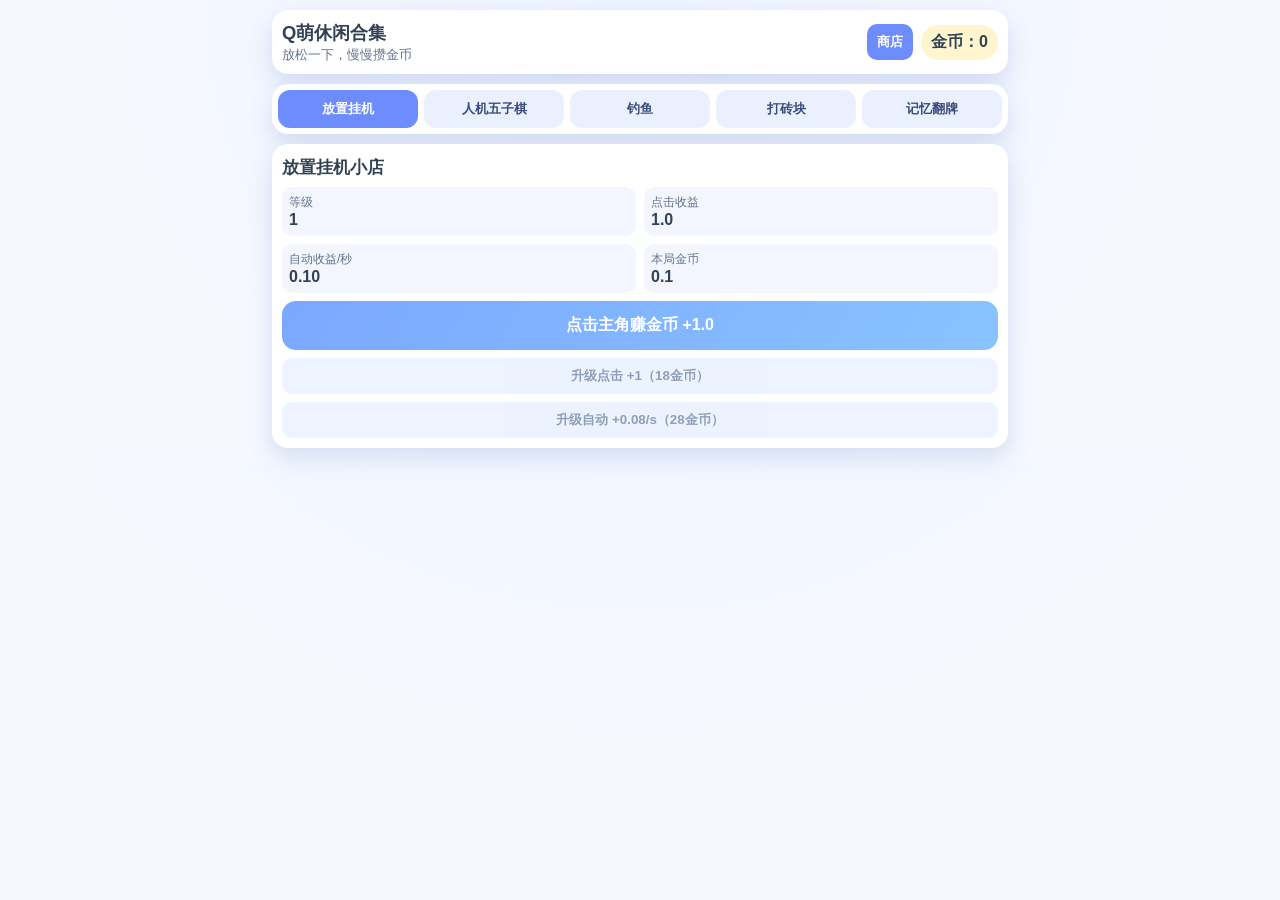
<file: index.html>
<!doctype html>
<html lang="zh-CN">
<head>
  <meta charset="UTF-8">
  <meta name="viewport" content="width=device-width, initial-scale=1, viewport-fit=cover">
  <title>Q萌休闲合集</title>
  <link rel="stylesheet" href="./arcade.css">
</head>
<body>
  <main class="app">
    <header class="topbar">
      <div class="brand">
        <h1>Q萌休闲合集</h1>
        <p>放松一下，慢慢攒金币</p>
      </div>
      <div class="top-actions">
        <button id="shopBtn" class="btn">商店</button>
        <div class="coin-pill">金币：<strong id="globalCoinsText">0</strong></div>
      </div>
    </header>

    <nav class="tabs">
      <button class="tab active" data-game="idle">放置挂机</button>
      <button class="tab" data-game="gomoku">人机五子棋</button>
      <button class="tab" data-game="fishing">钓鱼</button>
      <button class="tab" data-game="brick">打砖块</button>
      <button class="tab" data-game="memory">记忆翻牌</button>
    </nav>

    <section id="idlePanel" class="panel active">
      <div class="panel-card">
        <h2>放置挂机小店</h2>
        <div class="stats">
          <div><span>等级</span><strong id="idleLevel">1</strong></div>
          <div><span>点击收益</span><strong id="idleClick">1.0</strong></div>
          <div><span>自动收益/秒</span><strong id="idleAuto">0.1</strong></div>
          <div><span>本局金币</span><strong id="idleLocal">0</strong></div>
        </div>
        <button id="idleTapBtn" class="big-btn">点击主角赚金币</button>
        <div class="upgrades">
          <button id="idleUpgradeClick" class="btn soft"></button>
          <button id="idleUpgradeAuto" class="btn soft"></button>
        </div>
      </div>
    </section>

    <section id="gomokuPanel" class="panel">
      <div class="panel-card">
        <h2>人机五子棋</h2>
        <div class="line">
          <div class="difficulty">
            <button class="chip active" data-level="easy">简单</button>
            <button class="chip" data-level="normal">普通</button>
            <button class="chip" data-level="hard">困难</button>
          </div>
          <button id="gomokuRestart" class="btn soft">重新开始</button>
        </div>
        <p class="tiny">奖励：简单10 / 普通25 / 困难50（仅玩家获胜）</p>
        <p class="tiny" id="gomokuState">黑棋（你）先手</p>
        <canvas id="gomokuCanvas" class="board-canvas" aria-label="五子棋棋盘"></canvas>
      </div>
    </section>

    <section id="fishingPanel" class="panel">
      <div class="panel-card">
        <h2>钓鱼小游戏</h2>
        <div class="line">
          <div class="tiny">白/绿/蓝/紫：5/15/30/60</div>
          <div class="tiny">剩余 <strong id="fishTime">60</strong>s</div>
        </div>
        <div class="line">
          <button id="fishCast" class="btn">抛竿</button>
          <button id="fishReel" class="btn">收线</button>
          <button id="fishRestart" class="btn soft">重开</button>
        </div>
        <p class="tiny" id="fishState">待命</p>
        <canvas id="fishingCanvas" class="fish-canvas" aria-label="钓鱼游戏画布"></canvas>
      </div>
    </section>

    <section id="brickPanel" class="panel">
      <div class="panel-card">
        <h2>可爱打砖块</h2>
        <div class="line">
          <div class="tiny">砖块：普通1 / 坚固3 / 稀有8金币</div>
          <div class="tiny">关卡 <strong id="brickLevel">1</strong></div>
        </div>
        <div class="line">
          <div class="tiny">生命 <strong id="brickLives">3</strong></div>
          <div class="tiny">关卡收益 <strong id="brickStageCoins">0</strong></div>
          <button id="brickRestart" class="btn soft">重开</button>
        </div>
        <p class="tiny" id="brickState">左右滑动控制挡板</p>
        <canvas id="brickCanvas" class="brick-canvas" aria-label="打砖块游戏画布"></canvas>
      </div>
    </section>

    <section id="memoryPanel" class="panel">
      <div class="panel-card">
        <h2>记忆翻牌</h2>
        <div class="line">
          <div class="difficulty">
            <button class="m-chip active" data-level="easy">简单</button>
            <button class="m-chip" data-level="normal">普通</button>
            <button class="m-chip" data-level="hard">困难</button>
          </div>
          <button id="memoryRestart" class="btn soft">重开</button>
        </div>
        <p class="tiny">奖励：简单12 / 普通26 / 困难45（金平衡向）</p>
        <p class="tiny" id="memoryState">翻开两张相同卡片即可消除</p>
        <div id="memoryGrid" class="memory-grid"></div>
      </div>
    </section>
  </main>

  <section id="shopModal" class="modal hidden">
    <div class="modal-card">
      <h3>宠物商店</h3>
      <p class="tiny">购买后可佩戴，宠物会在游戏里跟随你</p>
      <div id="petList" class="pet-list"></div>
      <button id="closeShop" class="btn soft full">关闭</button>
    </div>
  </section>

  <div id="petFollower" class="pet-follower hidden">🐥</div>
  <script src="./arcade.js"></script>
</body>
</html>
</file>
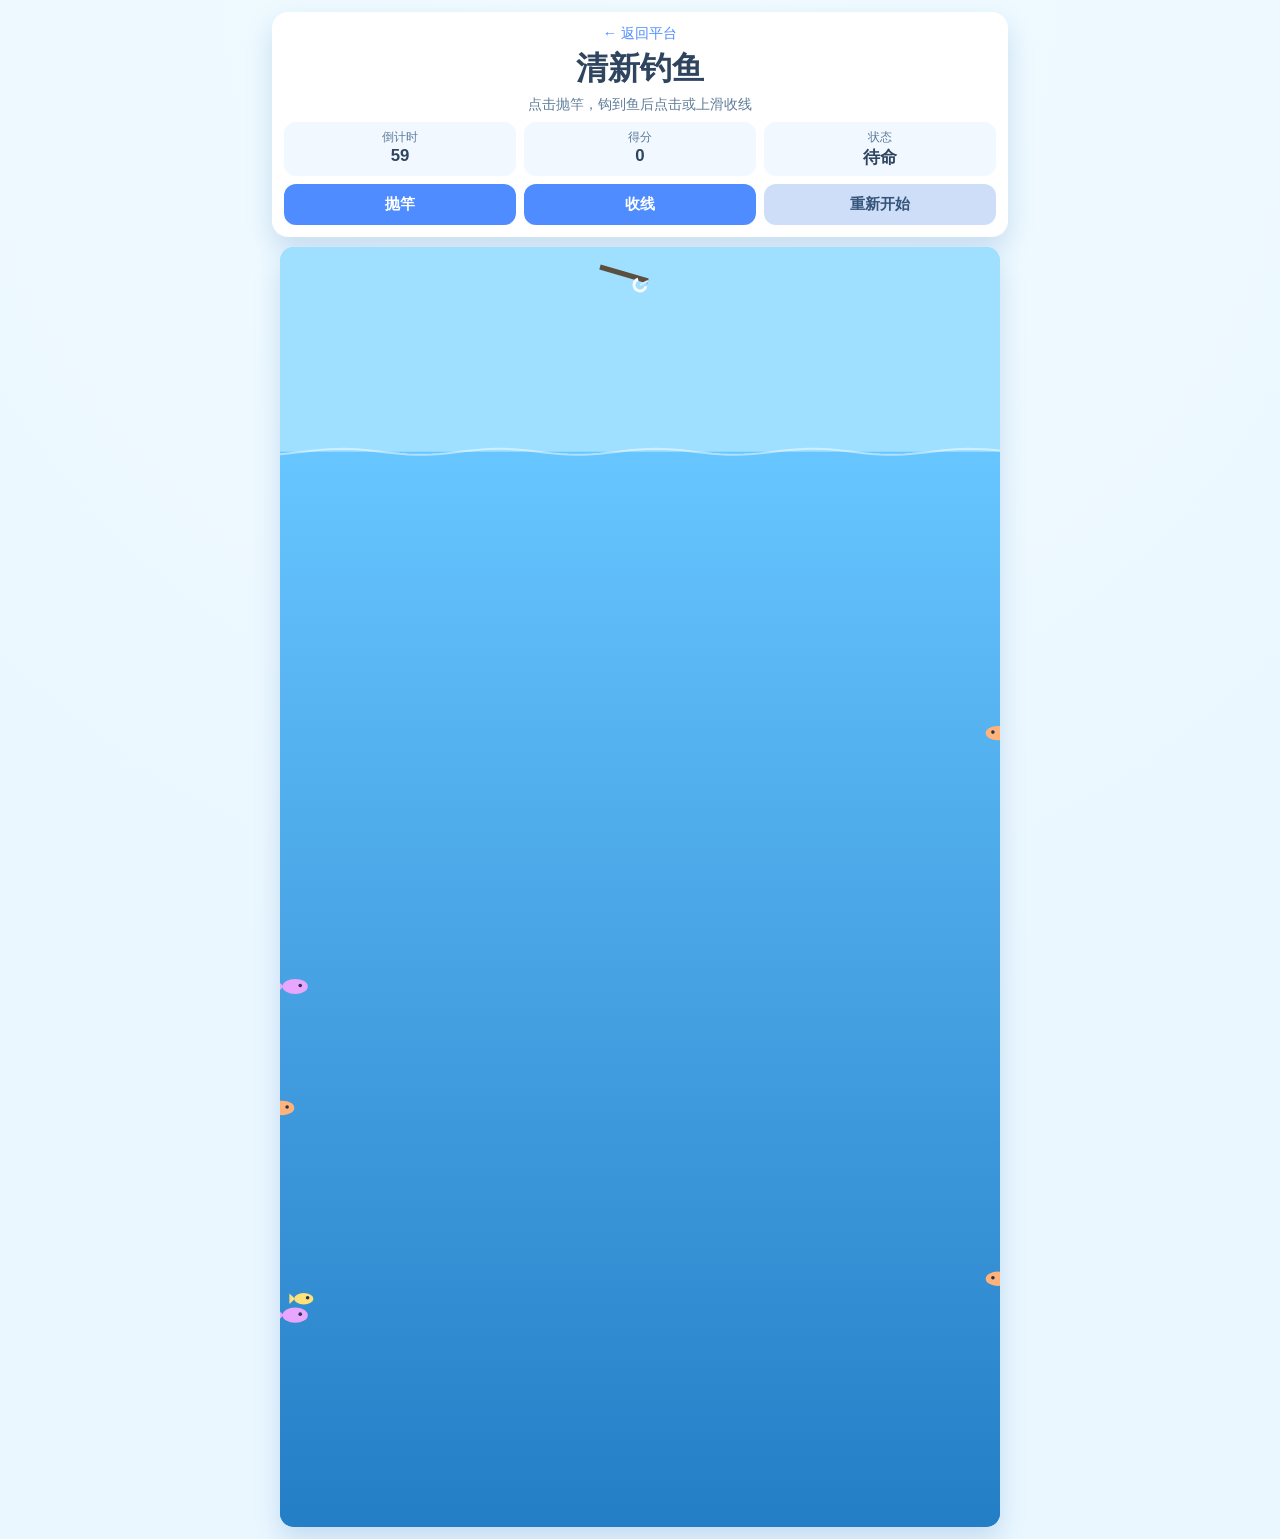
<file: fishing-game/index.html>
<!doctype html>
<html lang="zh-CN">
<head>
  <meta charset="UTF-8">
  <meta name="viewport" content="width=device-width, initial-scale=1, viewport-fit=cover">
  <title>清新钓鱼小游戏</title>
  <link rel="stylesheet" href="./style.css">
</head>
<body>
  <main class="app">
    <header class="hud">
      <a class="back-link" href="../index.html">← 返回平台</a>
      <h1>清新钓鱼</h1>
      <p>点击抛竿，钩到鱼后点击或上滑收线</p>
      <section class="stats">
        <article><span>倒计时</span><strong id="timeText">60</strong></article>
        <article><span>得分</span><strong id="scoreText">0</strong></article>
        <article><span>状态</span><strong id="stateText">待命</strong></article>
      </section>
      <div class="controls">
        <button id="castBtn" class="btn" type="button">抛竿</button>
        <button id="reelBtn" class="btn" type="button">收线</button>
        <button id="restartBtn" class="btn ghost" type="button">重新开始</button>
      </div>
    </header>

    <section class="canvas-wrap">
      <canvas id="gameCanvas" aria-label="钓鱼游戏画布"></canvas>
    </section>
  </main>

  <script src="./game.js"></script>
</body>
</html>
</file>
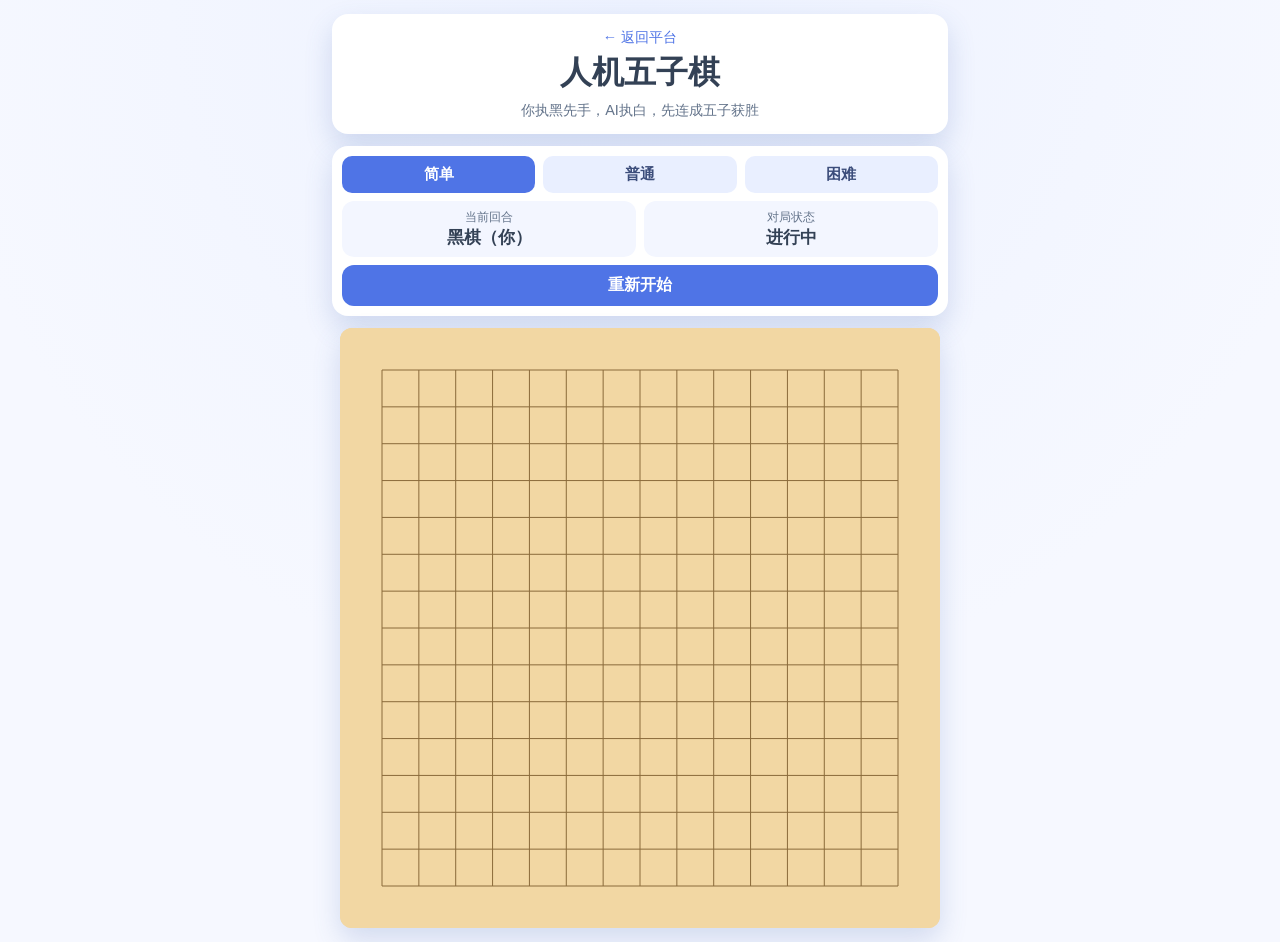
<file: gomoku-game/index.html>
<!doctype html>
<html lang="zh-CN">
<head>
  <meta charset="UTF-8">
  <meta name="viewport" content="width=device-width, initial-scale=1, viewport-fit=cover">
  <title>人机五子棋</title>
  <link rel="stylesheet" href="./style.css">
</head>
<body>
  <main class="app">
    <header class="topbar">
      <a class="back-link" href="../index.html">← 返回平台</a>
      <h1>人机五子棋</h1>
      <p>你执黑先手，AI执白，先连成五子获胜</p>
    </header>

    <section class="panel">
      <div class="difficulty-wrap" aria-label="难度选择">
        <button class="difficulty-btn active" data-difficulty="easy" type="button">简单</button>
        <button class="difficulty-btn" data-difficulty="normal" type="button">普通</button>
        <button class="difficulty-btn" data-difficulty="hard" type="button">困难</button>
      </div>
      <div class="status-item">
        <span>当前回合</span>
        <strong id="turnText">黑棋</strong>
      </div>
      <div class="status-item">
        <span>对局状态</span>
        <strong id="resultText">进行中</strong>
      </div>
      <button id="restartBtn" class="restart-btn" type="button">重新开始</button>
    </section>

    <section class="board-wrap">
      <canvas id="boardCanvas" aria-label="五子棋棋盘"></canvas>
    </section>
  </main>

  <script src="./game.js"></script>
</body>
</html>
</file>
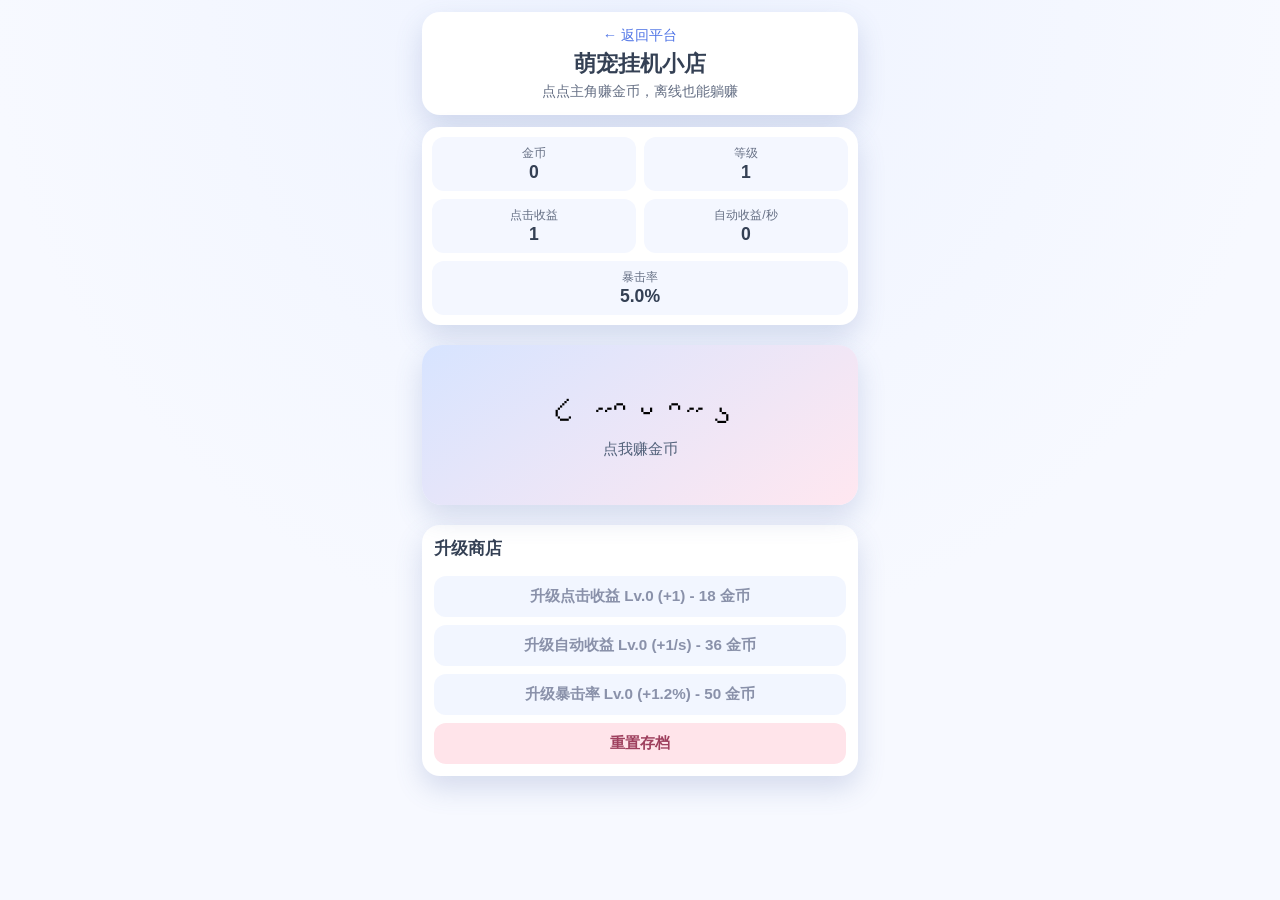
<file: idle-game/index.html>
<!doctype html>
<html lang="zh-CN">
<head>
  <meta charset="UTF-8">
  <meta name="viewport" content="width=device-width, initial-scale=1, viewport-fit=cover, user-scalable=no">
  <title>萌宠挂机小店</title>
  <link rel="stylesheet" href="./style.css">
</head>
<body>
  <main class="app">
    <header class="top-card">
      <a class="back-link" href="../index.html">← 返回平台</a>
      <h1>萌宠挂机小店</h1>
      <p>点点主角赚金币，离线也能躺赚</p>
    </header>

    <section class="status-grid">
      <article class="stat">
        <span>金币</span>
        <strong id="goldText">0</strong>
      </article>
      <article class="stat">
        <span>等级</span>
        <strong id="levelText">1</strong>
      </article>
      <article class="stat">
        <span>点击收益</span>
        <strong id="clickIncomeText">1</strong>
      </article>
      <article class="stat">
        <span>自动收益/秒</span>
        <strong id="autoIncomeText">0</strong>
      </article>
      <article class="stat wide">
        <span>暴击率</span>
        <strong id="critRateText">5%</strong>
      </article>
    </section>

    <section class="character-wrap">
      <button id="heroBtn" class="hero-btn" type="button" aria-label="点击主角色获得金币">
        <span class="hero-face">૮ ˶ᵔ ᵕ ᵔ˶ ა</span>
        <span class="hero-tip">点我赚金币</span>
      </button>
      <div id="floatLayer" class="float-layer" aria-hidden="true"></div>
    </section>

    <section class="upgrade-card">
      <h2>升级商店</h2>
      <button id="upgradeClickBtn" class="upgrade-btn" type="button"></button>
      <button id="upgradeAutoBtn" class="upgrade-btn" type="button"></button>
      <button id="upgradeCritBtn" class="upgrade-btn" type="button"></button>
      <button id="resetBtn" class="reset-btn" type="button">重置存档</button>
    </section>
  </main>

  <script src="./game.js"></script>
</body>
</html>
</file>
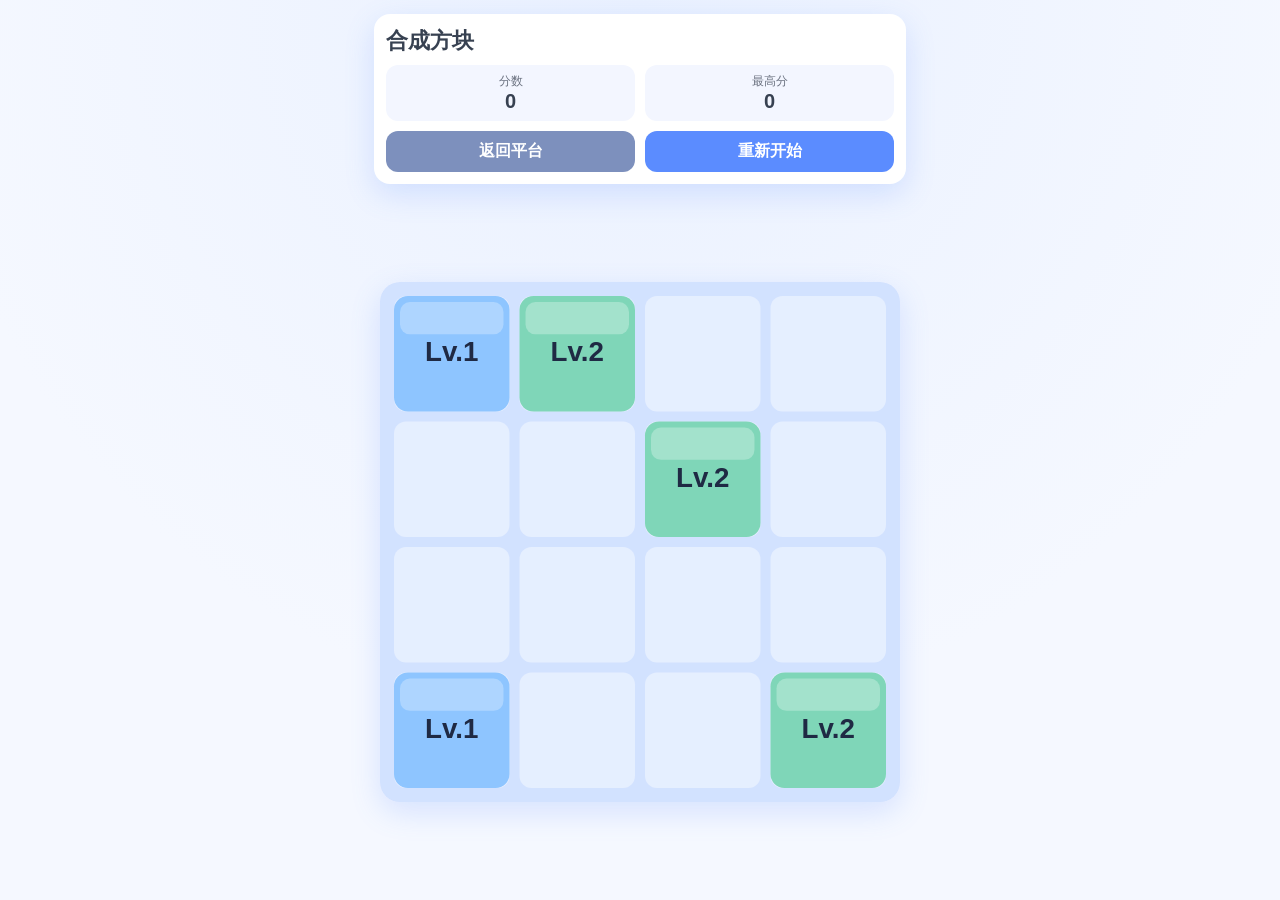
<file: merge-game/index.html>
<!doctype html>
<html lang="zh-CN">
<head>
  <meta charset="UTF-8">
  <meta name="viewport" content="width=device-width, initial-scale=1, viewport-fit=cover, user-scalable=no">
  <title>合成方块小游戏</title>
  <link rel="stylesheet" href="./style.css">
</head>
<body>
  <main class="app">
    <header class="hud">
      <h1 class="title">合成方块</h1>
      <section class="score-panel" aria-label="分数信息">
        <div class="score-item">
          <span class="label">分数</span>
          <strong id="scoreValue">0</strong>
        </div>
        <div class="score-item">
          <span class="label">最高分</span>
          <strong id="bestValue">0</strong>
        </div>
      </section>
      <div class="button-row">
        <a class="btn back-btn" href="../index.html">返回平台</a>
        <button id="restartBtn" class="btn" type="button">重新开始</button>
      </div>
    </header>

    <section class="game-wrap">
      <canvas id="gameCanvas" aria-label="合成方块游戏画布"></canvas>
    </section>
  </main>

  <section id="gameOverModal" class="modal hidden" aria-live="polite">
    <div class="modal-card">
      <h2>游戏结束</h2>
      <p>本局分数：<strong id="finalScoreValue">0</strong></p>
      <p>最高分：<strong id="finalBestValue">0</strong></p>
      <button id="playAgainBtn" class="btn" type="button">再来一局</button>
    </div>
  </section>

  <script src="./game.js"></script>
</body>
</html>
</file>
<file: arcade.css>
:root {
  --bg: #f5f8ff;
  --card: #ffffff;
  --text: #334155;
  --accent: #6d8dff;
  --soft: #eaf0ff;
  --shadow: 0 10px 24px rgba(84, 116, 186, 0.2);
}

* { box-sizing: border-box; }
html, body {
  margin: 0;
  min-height: 100%;
  font-family: "Segoe UI", "PingFang SC", "Microsoft YaHei", sans-serif;
  background: radial-gradient(circle at top, #eef4ff 0%, var(--bg) 66%);
  color: var(--text);
}

.app {
  max-width: 760px;
  margin: 0 auto;
  padding: calc(env(safe-area-inset-top) + 10px) 12px calc(env(safe-area-inset-bottom) + 14px);
  display: grid;
  gap: 10px;
}

.topbar, .panel-card, .tabs {
  background: var(--card);
  border-radius: 16px;
  box-shadow: var(--shadow);
}

.topbar {
  padding: 10px;
  display: flex;
  justify-content: space-between;
  align-items: center;
  gap: 8px;
}
.brand h1 { margin: 0; font-size: 1.15rem; }
.brand p { margin: 2px 0 0; font-size: 0.8rem; color: #64748b; }
.top-actions { display: flex; gap: 8px; align-items: center; }
.coin-pill {
  background: #fff5cf;
  border-radius: 999px;
  padding: 7px 10px;
  font-weight: 700;
}

.tabs {
  padding: 6px;
  display: grid;
  grid-template-columns: 1fr 1fr 1fr 1fr 1fr;
  gap: 6px;
}
.tab {
  border: none;
  border-radius: 12px;
  padding: 10px 4px;
  background: var(--soft);
  color: #3a4c7a;
  font-weight: 700;
}
.tab.active {
  background: var(--accent);
  color: #fff;
}

.panel { display: none; }
.panel.active { display: block; }
.panel-card { padding: 10px; }
.panel-card h2 { margin: 2px 0 8px; font-size: 1.05rem; }

.stats {
  display: grid;
  grid-template-columns: repeat(2, 1fr);
  gap: 8px;
  margin-bottom: 8px;
}
.stats div {
  background: #f3f6ff;
  border-radius: 10px;
  padding: 7px;
}
.stats span { display: block; font-size: 0.75rem; color: #64748b; }
.stats strong { font-size: 1rem; }

.line {
  display: flex;
  gap: 8px;
  align-items: center;
  justify-content: space-between;
  flex-wrap: wrap;
}
.tiny { margin: 4px 0; color: #60728b; font-size: 0.84rem; }

.big-btn {
  width: 100%;
  border: none;
  border-radius: 14px;
  padding: 14px;
  font-size: 1rem;
  font-weight: 800;
  color: #fff;
  background: linear-gradient(120deg, #7ba8ff, #88c3ff);
  margin-bottom: 8px;
}
.big-btn:active { transform: scale(0.99); }

.upgrades { display: grid; gap: 8px; }

.btn {
  border: none;
  border-radius: 10px;
  padding: 9px 10px;
  background: var(--accent);
  color: #fff;
  font-weight: 700;
}
.btn.soft {
  background: #dfe9ff;
  color: #35507e;
}
.btn.full { width: 100%; }
.btn:disabled { opacity: 0.55; }

.difficulty { display: flex; gap: 6px; }
.chip {
  border: none;
  border-radius: 999px;
  padding: 6px 10px;
  background: #e8eeff;
  font-weight: 700;
  color: #4d6091;
}
.chip.active { background: #6d8dff; color: #fff; }

.board-canvas, .fish-canvas, .brick-canvas {
  width: 100%;
  max-width: 680px;
  border-radius: 12px;
  touch-action: none;
  box-shadow: var(--shadow);
}
.board-canvas { aspect-ratio: 1/1; background: #f2d8aa; }
.fish-canvas { aspect-ratio: 9/14; background: #5dbef8; }
.brick-canvas { aspect-ratio: 9/14; background: linear-gradient(#ffeef7, #f6f9ff); }

.memory-grid {
  display: grid;
  grid-template-columns: repeat(4, 1fr);
  gap: 8px;
  margin-top: 6px;
}

.memory-card {
  border: none;
  border-radius: 10px;
  aspect-ratio: 3/4;
  font-size: 1.5rem;
  font-weight: 700;
  background: linear-gradient(140deg, #89a8ff, #78d2ff);
  color: transparent;
  transition: transform 0.2s ease, background 0.2s ease, color 0.2s ease, opacity 0.2s ease;
}

.memory-card.revealed {
  background: #fff;
  color: #334155;
  transform: rotateY(180deg);
}

.memory-card.matched {
  background: #cff5d8;
  color: #2f5d3c;
  opacity: 0.75;
}

.modal {
  position: fixed;
  inset: 0;
  background: rgba(12, 19, 38, 0.42);
  display: grid;
  place-items: center;
  padding: 12px;
}
.hidden { display: none; }
.modal-card {
  width: min(94vw, 520px);
  background: #fff;
  border-radius: 16px;
  box-shadow: var(--shadow);
  padding: 12px;
}
.pet-list {
  display: grid;
  grid-template-columns: 1fr 1fr;
  gap: 8px;
  margin: 10px 0;
}
.pet-item {
  background: #f3f7ff;
  border-radius: 12px;
  padding: 8px;
}
.pet-head { font-size: 1.3rem; }
.pet-meta { font-size: 0.8rem; color: #5f7390; }

.pet-follower {
  position: fixed;
  left: 50%;
  top: 50%;
  transform: translate(-50%, -50%);
  font-size: 1.8rem;
  pointer-events: none;
  transition: transform 0.16s linear, left 0.16s linear, top 0.16s linear;
}
</file>
<file: fishing-game/style.css>
:root {
  --bg: #eaf7ff;
  --card: #ffffff;
  --text: #2f455f;
  --accent: #4f8cff;
  --accent-dark: #3f74d6;
  --shadow: 0 12px 26px rgba(66, 121, 189, 0.22);
}

* {
  box-sizing: border-box;
}

html,
body {
  margin: 0;
  min-height: 100%;
  font-family: "Segoe UI", "PingFang SC", "Microsoft YaHei", sans-serif;
  color: var(--text);
  background: radial-gradient(circle at top, #f1fbff 0%, var(--bg) 64%);
}

.app {
  max-width: 760px;
  margin: 0 auto;
  padding: calc(env(safe-area-inset-top) + 12px) 12px calc(env(safe-area-inset-bottom) + 12px);
  display: grid;
  gap: 10px;
}

.hud {
  background: var(--card);
  border-radius: 16px;
  box-shadow: var(--shadow);
  padding: 12px;
  text-align: center;
}

.hud h1 {
  margin: 4px 0;
}

.hud p {
  margin: 0 0 8px;
  color: #5f7d99;
  font-size: 0.9rem;
}

.back-link {
  text-decoration: none;
  color: var(--accent);
  font-size: 0.9rem;
}

.stats {
  display: grid;
  grid-template-columns: repeat(3, 1fr);
  gap: 8px;
}

.stats article {
  background: #f2f8ff;
  border-radius: 12px;
  padding: 7px;
}

.stats span {
  display: block;
  color: #5c7b99;
  font-size: 0.76rem;
}

.stats strong {
  font-size: 1.05rem;
}

.controls {
  margin-top: 8px;
  display: grid;
  grid-template-columns: 1fr 1fr 1fr;
  gap: 8px;
}

.btn {
  border: none;
  border-radius: 12px;
  background: var(--accent);
  color: #fff;
  font-weight: 700;
  font-size: 0.95rem;
  padding: 10px 8px;
}

.btn:active {
  background: var(--accent-dark);
}

.btn.ghost {
  background: #cedef8;
  color: #345579;
}

.canvas-wrap {
  display: grid;
  place-items: center;
}

#gameCanvas {
  width: min(96vw, 720px);
  aspect-ratio: 9 / 16;
  border-radius: 14px;
  box-shadow: var(--shadow);
  touch-action: none;
  background: linear-gradient(#9ddcff 0%, #6fc8ff 35%, #4cb5f8 45%, #298bd0 100%);
}
</file>
<file: gomoku-game/style.css>
:root {
  --bg: #f6f8ff;
  --card: #ffffff;
  --text: #334155;
  --accent: #4f74e6;
  --shadow: 0 12px 28px rgba(66, 98, 173, 0.2);
  --board: #f2d7a3;
  --line: #8a6a3a;
}

* {
  box-sizing: border-box;
}

html,
body {
  margin: 0;
  min-height: 100%;
  font-family: "Segoe UI", "PingFang SC", "Microsoft YaHei", sans-serif;
  background: radial-gradient(circle at top, #edf2ff 0%, var(--bg) 62%);
  color: var(--text);
}

.app {
  max-width: 640px;
  min-height: 100vh;
  margin: 0 auto;
  padding: calc(env(safe-area-inset-top) + 14px) 12px calc(env(safe-area-inset-bottom) + 14px);
  display: grid;
  gap: 12px;
}

.topbar,
.panel {
  background: var(--card);
  border-radius: 16px;
  box-shadow: var(--shadow);
}

.topbar {
  padding: 14px;
  text-align: center;
}

.topbar h1 {
  margin: 4px 0 6px;
}

.topbar p {
  margin: 0;
  color: #64748b;
  font-size: 0.9rem;
}

.back-link {
  color: var(--accent);
  text-decoration: none;
  font-size: 0.9rem;
}

.panel {
  padding: 10px;
  display: grid;
  gap: 8px;
  grid-template-columns: 1fr 1fr;
  align-items: center;
}

.difficulty-wrap {
  grid-column: 1 / -1;
  display: grid;
  grid-template-columns: 1fr 1fr 1fr;
  gap: 8px;
}

.difficulty-btn {
  border: none;
  border-radius: 10px;
  padding: 9px 4px;
  font-size: 0.92rem;
  font-weight: 700;
  background: #e9efff;
  color: #3c4d7b;
}

.difficulty-btn.active {
  background: #4f74e6;
  color: #fff;
}

.status-item {
  background: #f3f6ff;
  border-radius: 12px;
  padding: 8px;
  text-align: center;
}

.status-item span {
  display: block;
  color: #64748b;
  font-size: 0.78rem;
}

.status-item strong {
  font-size: 1.05rem;
}

.restart-btn {
  grid-column: 1 / -1;
  border: none;
  border-radius: 12px;
  padding: 10px;
  font-size: 1rem;
  font-weight: 700;
  background: #4f74e6;
  color: #fff;
}

.board-wrap {
  display: grid;
  place-items: center;
}

#boardCanvas {
  width: min(95vw, 600px);
  aspect-ratio: 1 / 1;
  background: var(--board);
  border-radius: 12px;
  box-shadow: var(--shadow);
  touch-action: none;
}
</file>
<file: idle-game/style.css>
:root {
  --bg: #f7f9ff;
  --text: #344054;
  --card: #ffffff;
  --accent: #7f9cff;
  --accent-2: #ffc8dd;
  --mint: #b9fbc0;
  --shadow: 0 12px 28px rgba(73, 99, 163, 0.2);
}

* {
  box-sizing: border-box;
}

html,
body {
  margin: 0;
  width: 100%;
  min-height: 100%;
  font-family: "Segoe UI", "PingFang SC", "Microsoft YaHei", sans-serif;
  color: var(--text);
  background: radial-gradient(circle at top, #eef3ff 0%, var(--bg) 64%);
}

body {
  touch-action: manipulation;
}

.app {
  max-width: 460px;
  margin: 0 auto;
  padding: calc(env(safe-area-inset-top) + 12px) 12px calc(env(safe-area-inset-bottom) + 14px);
  display: grid;
  gap: 12px;
}

.top-card,
.status-grid,
.upgrade-card {
  background: var(--card);
  border-radius: 18px;
  box-shadow: var(--shadow);
}

.top-card {
  padding: 14px;
  text-align: center;
}

.top-card h1 {
  margin: 4px 0;
  font-size: 1.35rem;
}

.top-card p {
  margin: 0;
  color: #667085;
  font-size: 0.9rem;
}

.back-link {
  display: inline-block;
  text-decoration: none;
  color: #4f74e6;
  font-size: 0.9rem;
}

.status-grid {
  padding: 10px;
  display: grid;
  grid-template-columns: 1fr 1fr;
  gap: 8px;
}

.stat {
  background: #f4f7ff;
  border-radius: 12px;
  padding: 8px;
  text-align: center;
}

.stat.wide {
  grid-column: 1 / -1;
}

.stat span {
  display: block;
  font-size: 0.76rem;
  color: #667085;
}

.stat strong {
  font-size: 1.1rem;
}

.character-wrap {
  position: relative;
  padding: 8px 0;
}

.hero-btn {
  width: 100%;
  min-height: 160px;
  border: none;
  border-radius: 20px;
  background: linear-gradient(145deg, #d7e4ff, #ffe7f0);
  box-shadow: var(--shadow);
  display: grid;
  align-content: center;
  justify-items: center;
  gap: 8px;
  font-size: 1.2rem;
  cursor: pointer;
  transition: transform 0.08s ease;
}

.hero-btn:active {
  transform: scale(0.98);
}

.hero-face {
  font-size: 2.2rem;
}

.hero-tip {
  font-size: 0.95rem;
  color: #52617a;
}

.hero-pulse {
  animation: pulse 240ms ease;
}

@keyframes pulse {
  0% { transform: scale(1); }
  45% { transform: scale(1.06); }
  100% { transform: scale(1); }
}

.float-layer {
  position: absolute;
  inset: 0;
  pointer-events: none;
  overflow: hidden;
}

.float-text {
  position: absolute;
  font-size: 1rem;
  font-weight: 700;
  color: #3350b8;
  text-shadow: 0 1px 0 #fff;
  animation: floatUp 850ms ease forwards;
}

.float-text.crit {
  color: #d94a75;
}

@keyframes floatUp {
  0% {
    transform: translate(-50%, 0) scale(0.95);
    opacity: 0;
  }
  15% {
    opacity: 1;
  }
  100% {
    transform: translate(-50%, -42px) scale(1.06);
    opacity: 0;
  }
}

.upgrade-card {
  padding: 12px;
}

.upgrade-card h2 {
  margin: 0 0 8px;
  font-size: 1.05rem;
}

.upgrade-btn,
.reset-btn {
  width: 100%;
  border: none;
  border-radius: 12px;
  padding: 10px;
  margin-top: 8px;
  font-size: 0.95rem;
  font-weight: 600;
}

.upgrade-btn {
  background: #e8efff;
  color: #2f3d68;
}

.upgrade-btn:disabled {
  opacity: 0.56;
}

.reset-btn {
  background: #ffe4ea;
  color: #9e3f5d;
}
</file>
<file: merge-game/style.css>
:root {
  color-scheme: light;
  --bg: #f5f8ff;
  --card: #ffffff;
  --text: #374151;
  --accent: #5b8cff;
  --accent-dark: #4877e1;
  --shadow: 0 10px 30px rgba(91, 140, 255, 0.2);
}

* {
  box-sizing: border-box;
}

html,
body {
  margin: 0;
  width: 100%;
  height: 100%;
  font-family: "Segoe UI", "PingFang SC", "Microsoft YaHei", sans-serif;
  background: radial-gradient(circle at top, #eaf1ff 0%, var(--bg) 65%);
  color: var(--text);
}

body {
  touch-action: none;
  overflow: hidden;
}

.app {
  max-width: 560px;
  margin: 0 auto;
  min-height: 100%;
  padding: calc(env(safe-area-inset-top) + 14px) 14px calc(env(safe-area-inset-bottom) + 14px);
  display: flex;
  flex-direction: column;
  gap: 14px;
}

.hud {
  background: var(--card);
  border-radius: 16px;
  box-shadow: var(--shadow);
  padding: 12px;
  display: grid;
  gap: 10px;
}

.title {
  margin: 0;
  font-size: 1.35rem;
}

.score-panel {
  display: grid;
  grid-template-columns: 1fr 1fr;
  gap: 10px;
}

.score-item {
  background: #f3f6ff;
  border-radius: 12px;
  padding: 8px 10px;
  text-align: center;
}

.score-item .label {
  font-size: 0.78rem;
  color: #6b7280;
  display: block;
}

.score-item strong {
  font-size: 1.25rem;
}

.button-row {
  display: grid;
  grid-template-columns: 1fr 1fr;
  gap: 10px;
}

.btn {
  border: 0;
  border-radius: 12px;
  background: var(--accent);
  color: #fff;
  font-size: 1rem;
  font-weight: 600;
  padding: 10px 14px;
  cursor: pointer;
  text-align: center;
  text-decoration: none;
}

.back-btn {
  background: #7d90bd;
}

.btn:active {
  transform: translateY(1px);
  background: var(--accent-dark);
}

.game-wrap {
  flex: 1;
  display: flex;
  align-items: center;
  justify-content: center;
}

#gameCanvas {
  width: min(92vw, 520px);
  aspect-ratio: 1 / 1;
  background: #dfe9ff;
  border-radius: 20px;
  box-shadow: var(--shadow);
}

.modal {
  position: fixed;
  inset: 0;
  display: grid;
  place-items: center;
  background: rgba(25, 35, 63, 0.44);
  padding: 20px;
}

.hidden {
  display: none;
}

.modal-card {
  width: min(90vw, 360px);
  background: #fff;
  border-radius: 16px;
  padding: 18px 16px;
  text-align: center;
  box-shadow: var(--shadow);
}

.modal-card h2 {
  margin: 0 0 8px;
}

.modal-card p {
  margin: 6px 0;
}
</file>
